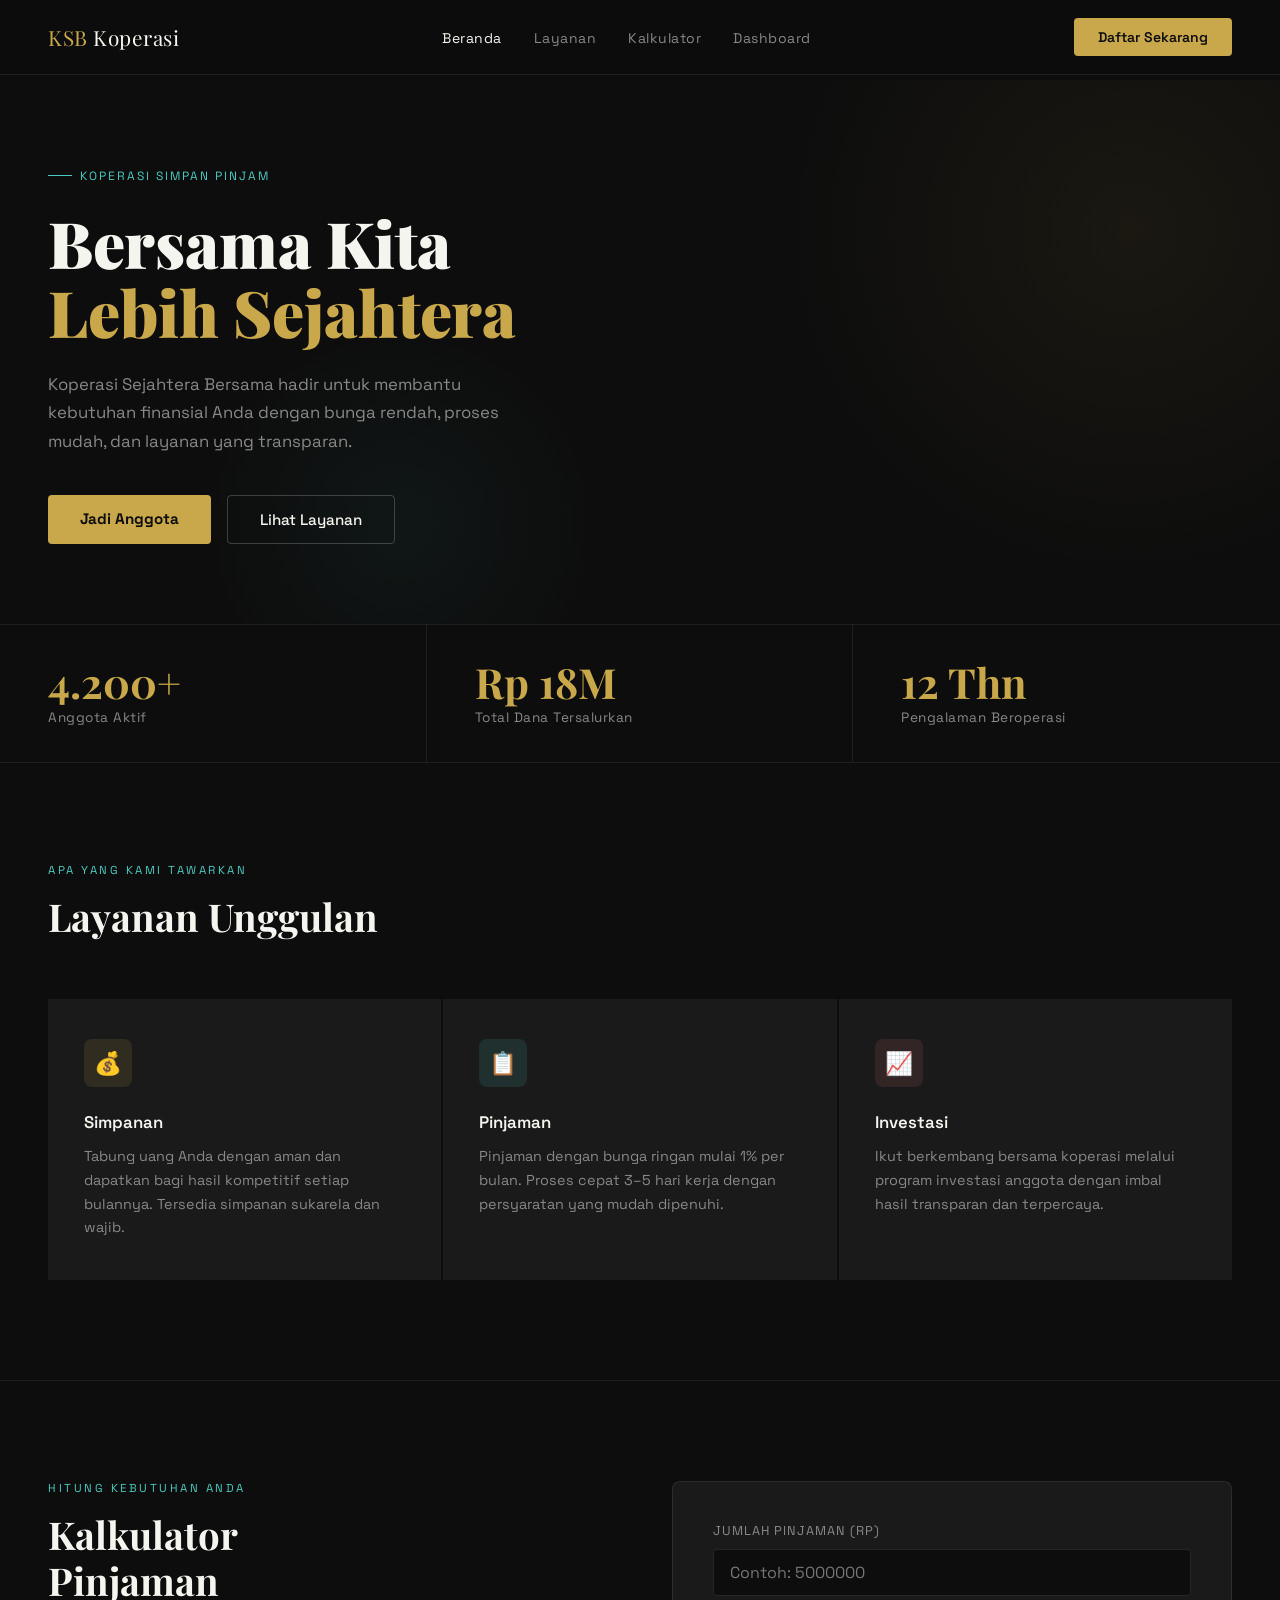
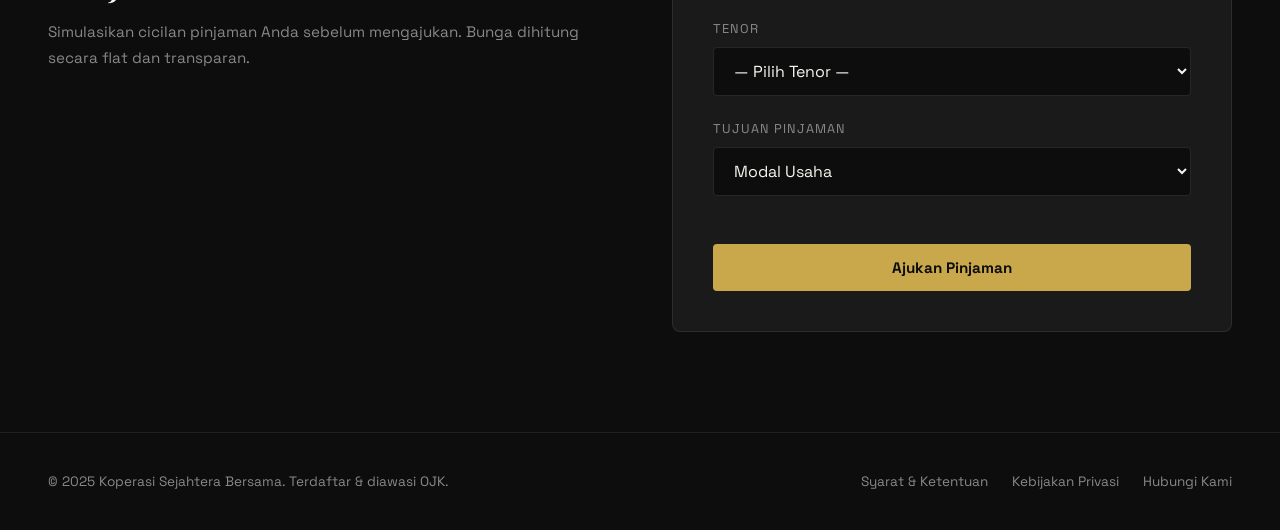
<file: index.html>
<!DOCTYPE html>
<html lang="id">
<head>
<meta charset="UTF-8">
<meta name="viewport" content="width=device-width, initial-scale=1.0">
<title>Koperasi Sejahtera Bersama</title>
<link rel="stylesheet" href="style.css">
<style>
  /* HERO */
  .page-wrap { min-height: 100vh; display: flex; flex-direction: column; padding-top: 80px; }
  .hero {
    flex: 1; display: flex; align-items: center;
    padding: 80px 48px; position: relative; overflow: hidden;
  }
  .hero::before {
    content: ''; position: absolute; top: -200px; right: -200px;
    width: 700px; height: 700px;
    background: radial-gradient(circle, rgba(201,168,76,0.07) 0%, transparent 70%);
    pointer-events: none;
  }
  .hero::after {
    content: ''; position: absolute; bottom: -100px; left: 200px;
    width: 400px; height: 400px;
    background: radial-gradient(circle, rgba(76,201,192,0.05) 0%, transparent 70%);
    pointer-events: none;
  }
  .hero-content { max-width: 620px; position: relative; z-index: 1; }
  .hero-eyebrow {
    display: inline-flex; align-items: center; gap: 8px;
    font-size: 0.75rem; letter-spacing: 2px; text-transform: uppercase;
    color: var(--accent-teal); margin-bottom: 24px;
  }
  .hero-eyebrow::before { content: ''; width: 24px; height: 1px; background: var(--accent-teal); }
  .hero-title {
    font-family: 'Playfair Display', serif;
    font-size: clamp(2.8rem, 5vw, 4.5rem);
    line-height: 1.08; font-weight: 900; margin-bottom: 24px;
  }
  .hero-title em { font-style: normal; color: var(--accent-gold); }
  .hero-sub {
    color: var(--gray-light); font-size: 1.05rem;
    line-height: 1.7; margin-bottom: 40px; max-width: 480px;
  }
  .hero-actions { display: flex; gap: 16px; flex-wrap: wrap; }

  /* STATS */
  .stats-strip { display: grid; grid-template-columns: repeat(3, 1fr); border-top: 1px solid var(--border); }
  .stat-item { padding: 36px 48px; border-right: 1px solid var(--border); }
  .stat-item:last-child { border-right: none; }
  .stat-num { font-family: 'Playfair Display', serif; font-size: 2.6rem; font-weight: 700; color: var(--accent-gold); line-height: 1; margin-bottom: 6px; }
  .stat-label { color: var(--gray-light); font-size: 0.85rem; letter-spacing: 0.5px; }

  /* LAYANAN */
  .layanan-grid { display: grid; grid-template-columns: repeat(3, 1fr); gap: 2px; }
  .layanan-card { background: var(--gray-dark); padding: 40px 36px; transition: background 0.2s; }
  .layanan-card:hover { background: var(--gray-mid); }
  .layanan-icon { width: 48px; height: 48px; border-radius: 8px; display: flex; align-items: center; justify-content: center; font-size: 1.4rem; margin-bottom: 24px; }
  .layanan-card:nth-child(1) .layanan-icon { background: rgba(201,168,76,0.12); }
  .layanan-card:nth-child(2) .layanan-icon { background: rgba(76,201,192,0.12); }
  .layanan-card:nth-child(3) .layanan-icon { background: rgba(224,112,112,0.12); }
  .layanan-name { font-weight: 600; font-size: 1.05rem; margin-bottom: 12px; }
  .layanan-desc { color: var(--gray-light); font-size: 0.9rem; line-height: 1.65; }

  /* KALKULATOR */
  .kalkulator-wrap { display: grid; grid-template-columns: 1fr 1fr; gap: 64px; align-items: start; }
  .kalkulator-left p { color: var(--gray-light); line-height: 1.7; font-size: 0.95rem; margin-top: 16px; }
  .kalkulator-card { background: var(--gray-dark); border: 1px solid var(--border); border-radius: 8px; padding: 40px; }
  .result-box {
    background: rgba(201,168,76,0.06); border: 1px solid rgba(201,168,76,0.2);
    border-radius: 6px; padding: 24px; margin-top: 28px; display: none;
  }
  .result-box.show { display: block; }
  .result-label { font-size: 0.78rem; color: var(--gray-light); text-transform: uppercase; letter-spacing: 1px; margin-bottom: 6px; }
  .result-value { font-family: 'Playfair Display', serif; font-size: 1.8rem; color: var(--accent-gold); font-weight: 700; margin-bottom: 4px; }
  .result-note { font-size: 0.8rem; color: var(--gray-light); }

  @media (max-width: 768px) {
    .hero { padding: 60px 24px; }
    .stats-strip { grid-template-columns: 1fr; }
    .stat-item { border-right: none; border-bottom: 1px solid var(--border); padding: 28px 24px; }
    .layanan-grid { grid-template-columns: 1fr; gap: 2px; }
    .kalkulator-wrap { grid-template-columns: 1fr; gap: 40px; }
  }
</style>
</head>
<body>

<nav>
  <a class="nav-logo" href="index.html">KSB <span>Koperasi</span></a>
  <ul class="nav-links">
    <li><a href="index.html" class="active">Beranda</a></li>
    <li><a href="index.html#layanan">Layanan</a></li>
    <li><a href="index.html#kalkulator">Kalkulator</a></li>
    <li><a href="dashboard.html">Dashboard</a></li>
  </ul>
  <a class="nav-cta" href="daftar.html">Daftar Sekarang</a>
</nav>

<div class="page-wrap">
  <div class="hero">
    <div class="hero-content">
      <div class="hero-eyebrow">Koperasi Simpan Pinjam</div>
      <h1 class="hero-title">Bersama Kita<br><em>Lebih Sejahtera</em></h1>
      <p class="hero-sub">Koperasi Sejahtera Bersama hadir untuk membantu kebutuhan finansial Anda dengan bunga rendah, proses mudah, dan layanan yang transparan.</p>
      <div class="hero-actions">
        <a class="btn-primary" href="daftar.html">Jadi Anggota</a>
        <a class="btn-outline" href="#layanan">Lihat Layanan</a>
      </div>
    </div>
  </div>

  <div class="stats-strip">
    <div class="stat-item">
      <div class="stat-num">4.200+</div>
      <div class="stat-label">Anggota Aktif</div>
    </div>
    <div class="stat-item">
      <div class="stat-num">Rp 18M</div>
      <div class="stat-label">Total Dana Tersalurkan</div>
    </div>
    <div class="stat-item">
      <div class="stat-num">12 Thn</div>
      <div class="stat-label">Pengalaman Beroperasi</div>
    </div>
  </div>

  <div class="section-block" id="layanan">
    <div class="section-header">
      <div class="section-eyebrow">Apa yang Kami Tawarkan</div>
      <h2 class="section-title">Layanan Unggulan</h2>
    </div>
    <div class="layanan-grid">
      <div class="layanan-card">
        <div class="layanan-icon">💰</div>
        <div class="layanan-name">Simpanan</div>
        <div class="layanan-desc">Tabung uang Anda dengan aman dan dapatkan bagi hasil kompetitif setiap bulannya. Tersedia simpanan sukarela dan wajib.</div>
      </div>
      <div class="layanan-card">
        <div class="layanan-icon">📋</div>
        <div class="layanan-name">Pinjaman</div>
        <div class="layanan-desc">Pinjaman dengan bunga ringan mulai 1% per bulan. Proses cepat 3–5 hari kerja dengan persyaratan yang mudah dipenuhi.</div>
      </div>
      <div class="layanan-card">
        <div class="layanan-icon">📈</div>
        <div class="layanan-name">Investasi</div>
        <div class="layanan-desc">Ikut berkembang bersama koperasi melalui program investasi anggota dengan imbal hasil transparan dan terpercaya.</div>
      </div>
    </div>
  </div>

  <div class="section-block" id="kalkulator">
    <div class="kalkulator-wrap">
      <div class="kalkulator-left">
        <div class="section-eyebrow">Hitung Kebutuhan Anda</div>
        <h2 class="section-title">Kalkulator<br>Pinjaman</h2>
        <p>Simulasikan cicilan pinjaman Anda sebelum mengajukan. Bunga dihitung secara flat dan transparan.</p>
      </div>
      <div class="kalkulator-card">
        <div class="form-group">
          <label class="form-label">Jumlah Pinjaman (Rp)</label>
          <input class="form-input" type="number" id="jumlah" placeholder="Contoh: 5000000" oninput="hitung()">
        </div>
        <div class="form-group">
          <label class="form-label">Tenor</label>
          <select class="form-select" id="tenor" onchange="hitung()">
            <option value="">— Pilih Tenor —</option>
            <option value="3">3 Bulan</option>
            <option value="6">6 Bulan</option>
            <option value="12">12 Bulan</option>
            <option value="24">24 Bulan</option>
            <option value="36">36 Bulan</option>
          </select>
        </div>
        <div class="form-group">
          <label class="form-label">Tujuan Pinjaman</label>
          <select class="form-select">
            <option>Modal Usaha</option>
            <option>Renovasi Rumah</option>
            <option>Pendidikan</option>
            <option>Kebutuhan Darurat</option>
            <option>Lainnya</option>
          </select>
        </div>
        <div class="result-box" id="result">
          <div class="result-label">Estimasi Cicilan Per Bulan</div>
          <div class="result-value" id="cicilan">—</div>
          <div class="result-note" id="total-bayar">Total yang dikembalikan: —</div>
        </div>
        <a class="btn-primary" href="daftar.html" style="width:100%;margin-top:24px;text-align:center">Ajukan Pinjaman</a>
      </div>
    </div>
  </div>

  <footer>
    <div>© 2025 Koperasi Sejahtera Bersama. Terdaftar & diawasi OJK.</div>
    <div style="display:flex;gap:24px">
      <a href="#">Syarat & Ketentuan</a>
      <a href="#">Kebijakan Privasi</a>
      <a href="#">Hubungi Kami</a>
    </div>
  </footer>
</div>

<script>
  function hitung() {
    const jumlah = parseFloat(document.getElementById('jumlah').value);
    const tenor = parseFloat(document.getElementById('tenor').value);
    const result = document.getElementById('result');
    if (!jumlah || !tenor) { result.classList.remove('show'); return; }
    const bunga = 0.01;
    const totalBayar = jumlah + (jumlah * bunga * tenor);
    const cicilan = totalBayar / tenor;
    document.getElementById('cicilan').textContent = 'Rp ' + cicilan.toLocaleString('id-ID', {maximumFractionDigits: 0});
    document.getElementById('total-bayar').textContent = 'Total yang dikembalikan: Rp ' + totalBayar.toLocaleString('id-ID', {maximumFractionDigits: 0});
    result.classList.add('show');
  }
</script>
</body>
</html>
</file>
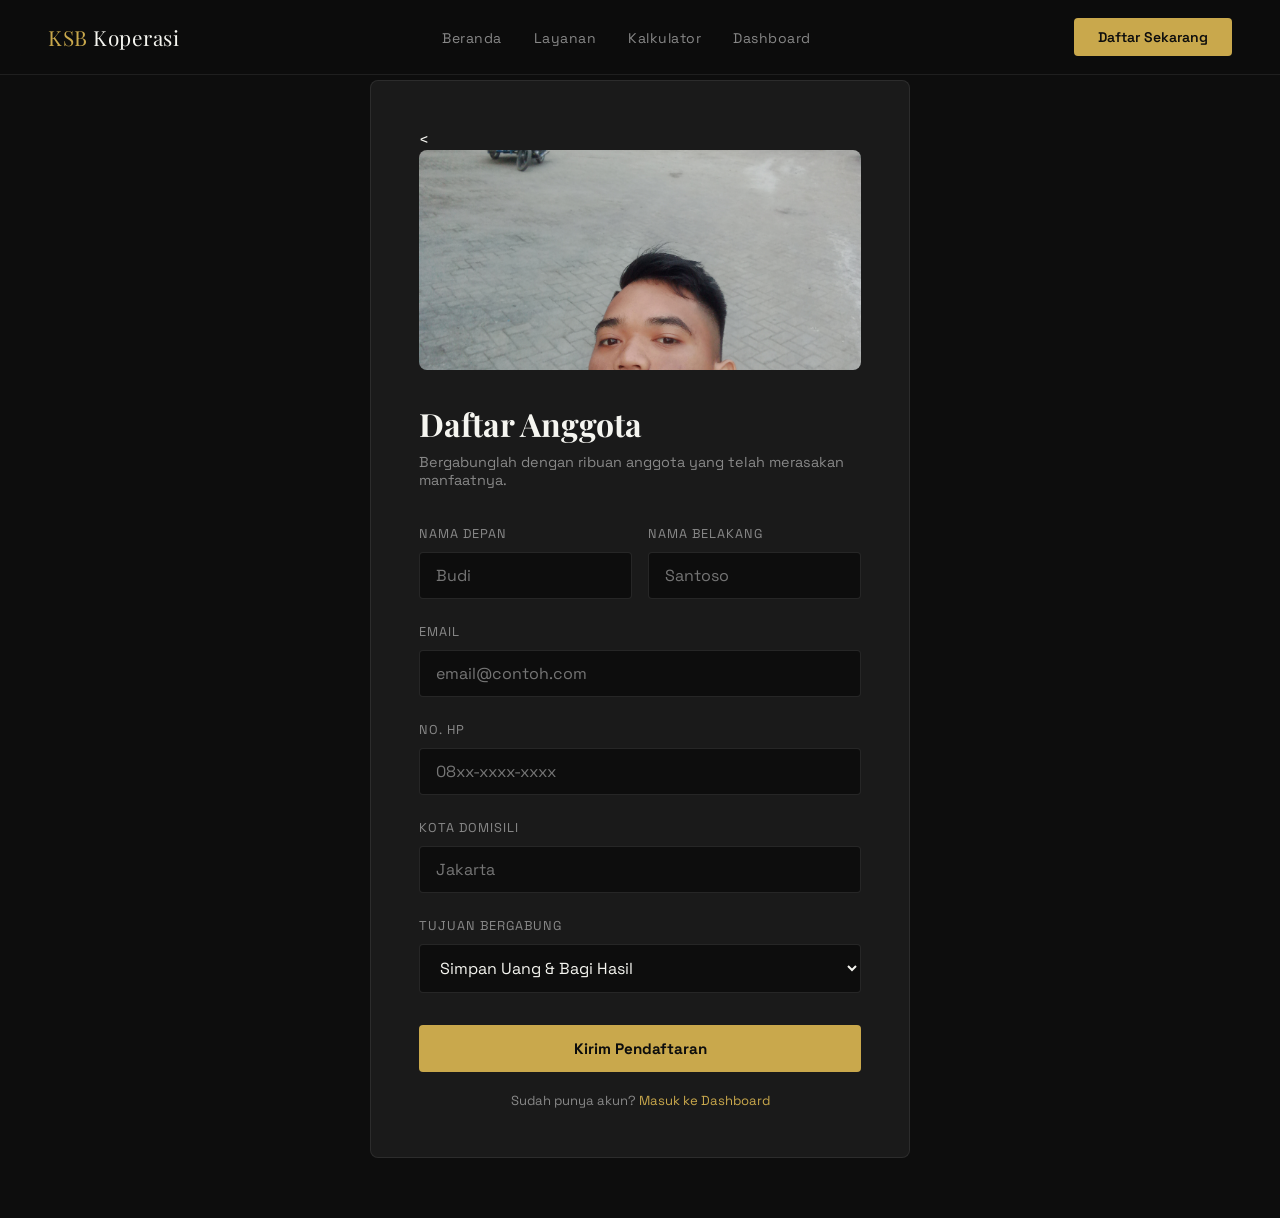
<file: daftar.html>
<!DOCTYPE html>
<html lang="id">
<head>
<meta charset="UTF-8">
<meta name="viewport" content="width=device-width, initial-scale=1.0">
<title>Daftar Anggota — Koperasi Sejahtera Bersama</title>
<link rel="stylesheet" href="style.css">
<style>
  .page-wrap {
    padding-top: 80px; min-height: 100vh;
    display: flex; align-items: center; justify-content: center;
    padding-bottom: 60px;
  }
  .daftar-box {
    background: var(--gray-dark);
    border: 1px solid var(--border);
    border-radius: 8px;
    padding: 48px;
    width: 100%; max-width: 540px;
    margin: 0 24px;
  }

  /* Tempat gambar di atas form */
  .daftar-img {
    width: 100%;
    border-radius: 8px;
    margin-bottom: 32px;
    display: block;
    object-fit: cover;
    max-height: 220px;
  }
  /* Jika belum ada gambar, tampilkan placeholder */
  .daftar-img-placeholder {
    width: 100%; height: 180px;
    border-radius: 8px;
    background: rgba(201,168,76,0.06);
    border: 2px dashed rgba(201,168,76,0.3);
    display: flex; flex-direction: column;
    align-items: center; justify-content: center;
    margin-bottom: 32px;
    color: var(--gray-light);
    font-size: 0.85rem; gap: 8px;
  }
  .daftar-img-placeholder span { font-size: 2rem; }

  .daftar-title {
    font-family: 'Playfair Display', serif;
    font-size: 2rem; font-weight: 700; margin-bottom: 8px;
  }
  .daftar-sub { color: var(--gray-light); font-size: 0.9rem; margin-bottom: 36px; }
  .daftar-row { display: grid; grid-template-columns: 1fr 1fr; gap: 16px; }

  .success-msg { display: none; text-align: center; padding: 24px 0; }
  .success-msg.show { display: block; }
  .success-icon { font-size: 3rem; margin-bottom: 16px; }
  .success-msg h3 { font-family: 'Playfair Display', serif; font-size: 1.5rem; margin-bottom: 8px; color: var(--accent-gold); }
  .success-msg p { color: var(--gray-light); font-size: 0.9rem; }

  @media (max-width: 600px) {
    .daftar-row { grid-template-columns: 1fr; }
    .daftar-box { padding: 32px 24px; }
  }
</style>
</head>
<body>

<nav>
  <a class="nav-logo" href="index.html">KSB <span>Koperasi</span></a>
  <ul class="nav-links">
    <li><a href="index.html">Beranda</a></li>
    <li><a href="index.html#layanan">Layanan</a></li>
    <li><a href="index.html#kalkulator">Kalkulator</a></li>
    <li><a href="dashboard.html">Dashboard</a></li>
  </ul>
  <a class="nav-cta" href="daftar.html" class="active">Daftar Sekarang</a>
</nav>

<div class="page-wrap">
  <div class="daftar-box">


    <<img src="IMG_20250201_070642.jpg" class="daftar-img">

    <div id="daftar-form-wrap">
      <div class="daftar-title">Daftar Anggota</div>
      <div class="daftar-sub">Bergabunglah dengan ribuan anggota yang telah merasakan manfaatnya.</div>

      <div class="daftar-row">
        <div class="form-group">
          <label class="form-label">Nama Depan</label>
          <input class="form-input" type="text" placeholder="Budi">
        </div>
        <div class="form-group">
          <label class="form-label">Nama Belakang</label>
          <input class="form-input" type="text" placeholder="Santoso">
        </div>
      </div>
      <div class="form-group">
        <label class="form-label">Email</label>
        <input class="form-input" type="email" placeholder="email@contoh.com">
      </div>
      <div class="form-group">
        <label class="form-label">No. HP</label>
        <input class="form-input" type="tel" placeholder="08xx-xxxx-xxxx">
      </div>
      <div class="form-group">
        <label class="form-label">Kota Domisili</label>
        <input class="form-input" type="text" placeholder="Jakarta">
      </div>
      <div class="form-group">
        <label class="form-label">Tujuan Bergabung</label>
        <select class="form-select">
          <option>Simpan Uang & Bagi Hasil</option>
          <option>Mengajukan Pinjaman</option>
          <option>Investasi Bersama</option>
          <option>Semua Layanan</option>
        </select>
      </div>

      <button class="btn-primary" style="width:100%;margin-top:8px;text-align:center" onclick="submitDaftar()">Kirim Pendaftaran</button>

      <div style="text-align:center;margin-top:20px;font-size:0.82rem;color:var(--gray-light)">
        Sudah punya akun? <a href="dashboard.html" style="color:var(--accent-gold);text-decoration:none">Masuk ke Dashboard</a>
      </div>
    </div>

    <div class="success-msg" id="success-msg">
      <div class="success-icon">✅</div>
      <h3>Pendaftaran Berhasil!</h3>
      <p>Tim kami akan menghubungi Anda dalam 1–2 hari kerja untuk proses verifikasi.</p>
      <a class="btn-primary" href="index.html" style="margin-top:28px">Kembali ke Beranda</a>
    </div>
  </div>
</div>

<script>
  function submitDaftar() {
    document.getElementById('daftar-form-wrap').style.display = 'none';
    document.getElementById('success-msg').classList.add('show');
  }
</script>
</body>
</html>
</file>
<file: style.css>
@import url('https://fonts.googleapis.com/css2?family=Space+Grotesk:wght@300;400;500;600;700&family=Playfair+Display:wght@700;900&display=swap');

:root {
  --black: #0d0d0d;
  --white: #f5f5f0;
  --gray-dark: #1a1a1a;
  --gray-mid: #2e2e2e;
  --gray-light: #888888;
  --accent-gold: #c9a84c;
  --accent-teal: #4cc9c0;
  --accent-rose: #e07070;
  --border: rgba(255,255,255,0.08);
}

* { margin: 0; padding: 0; box-sizing: border-box; }

body {
  font-family: 'Space Grotesk', sans-serif;
  background: var(--black);
  color: var(--white);
  min-height: 100vh;
}

/* NAV */
nav {
  position: fixed; top: 0; width: 100%; z-index: 100;
  padding: 18px 48px;
  display: flex; align-items: center; justify-content: space-between;
  background: rgba(13,13,13,0.85);
  backdrop-filter: blur(12px);
  border-bottom: 1px solid var(--border);
}
.nav-logo {
  font-family: 'Playfair Display', serif;
  font-size: 1.3rem;
  color: var(--accent-gold);
  letter-spacing: 0.5px;
  text-decoration: none;
}
.nav-logo span { color: var(--white); }
.nav-links { display: flex; gap: 32px; list-style: none; }
.nav-links a {
  color: var(--gray-light);
  text-decoration: none;
  font-size: 0.875rem;
  letter-spacing: 0.5px;
  transition: color 0.2s;
}
.nav-links a:hover, .nav-links a.active { color: var(--white); }
.nav-cta {
  background: var(--accent-gold);
  color: var(--black);
  border: none;
  padding: 10px 24px;
  border-radius: 4px;
  font-family: 'Space Grotesk', sans-serif;
  font-weight: 600;
  font-size: 0.875rem;
  cursor: pointer;
  text-decoration: none;
  transition: opacity 0.2s;
}
.nav-cta:hover { opacity: 0.85; }

/* BUTTONS */
.btn-primary {
  background: var(--accent-gold);
  color: var(--black);
  border: none;
  padding: 14px 32px;
  border-radius: 4px;
  font-family: 'Space Grotesk', sans-serif;
  font-weight: 700;
  font-size: 0.95rem;
  cursor: pointer;
  text-decoration: none;
  display: inline-block;
  transition: opacity 0.2s, transform 0.2s;
}
.btn-primary:hover { opacity: 0.88; transform: translateY(-1px); }
.btn-outline {
  background: transparent;
  color: var(--white);
  border: 1px solid rgba(255,255,255,0.2);
  padding: 14px 32px;
  border-radius: 4px;
  font-family: 'Space Grotesk', sans-serif;
  font-weight: 500;
  font-size: 0.95rem;
  cursor: pointer;
  text-decoration: none;
  display: inline-block;
  transition: border-color 0.2s, background 0.2s;
}
.btn-outline:hover { border-color: var(--white); background: rgba(255,255,255,0.04); }

/* FORMS */
.form-group { margin-bottom: 24px; }
.form-label {
  display: block;
  font-size: 0.8rem; letter-spacing: 1px; text-transform: uppercase;
  color: var(--gray-light); margin-bottom: 10px;
}
.form-input, .form-select {
  width: 100%;
  background: var(--black);
  border: 1px solid rgba(255,255,255,0.1);
  color: var(--white);
  padding: 12px 16px;
  border-radius: 4px;
  font-family: 'Space Grotesk', sans-serif;
  font-size: 1rem;
  outline: none;
  transition: border-color 0.2s;
}
.form-input:focus, .form-select:focus { border-color: var(--accent-gold); }
.form-select option { background: var(--gray-dark); }

/* SECTION */
.section-block {
  padding: 100px 48px;
  border-top: 1px solid var(--border);
}
.section-header { margin-bottom: 60px; }
.section-eyebrow {
  font-size: 0.72rem; letter-spacing: 2.5px; text-transform: uppercase;
  color: var(--accent-teal); margin-bottom: 16px;
}
.section-title {
  font-family: 'Playfair Display', serif;
  font-size: clamp(1.8rem, 3vw, 2.8rem);
  font-weight: 700; line-height: 1.2;
}

/* FOOTER */
footer {
  border-top: 1px solid var(--border);
  padding: 40px 48px;
  display: flex; align-items: center; justify-content: space-between;
  color: var(--gray-light); font-size: 0.85rem;
}
footer a { color: var(--gray-light); text-decoration: none; }
footer a:hover { color: var(--white); }

@media (max-width: 768px) {
  nav { padding: 16px 24px; }
  .nav-links { display: none; }
  .section-block { padding: 60px 24px; }
  footer { flex-direction: column; gap: 12px; text-align: center; padding: 28px 24px; }
}
</file>
